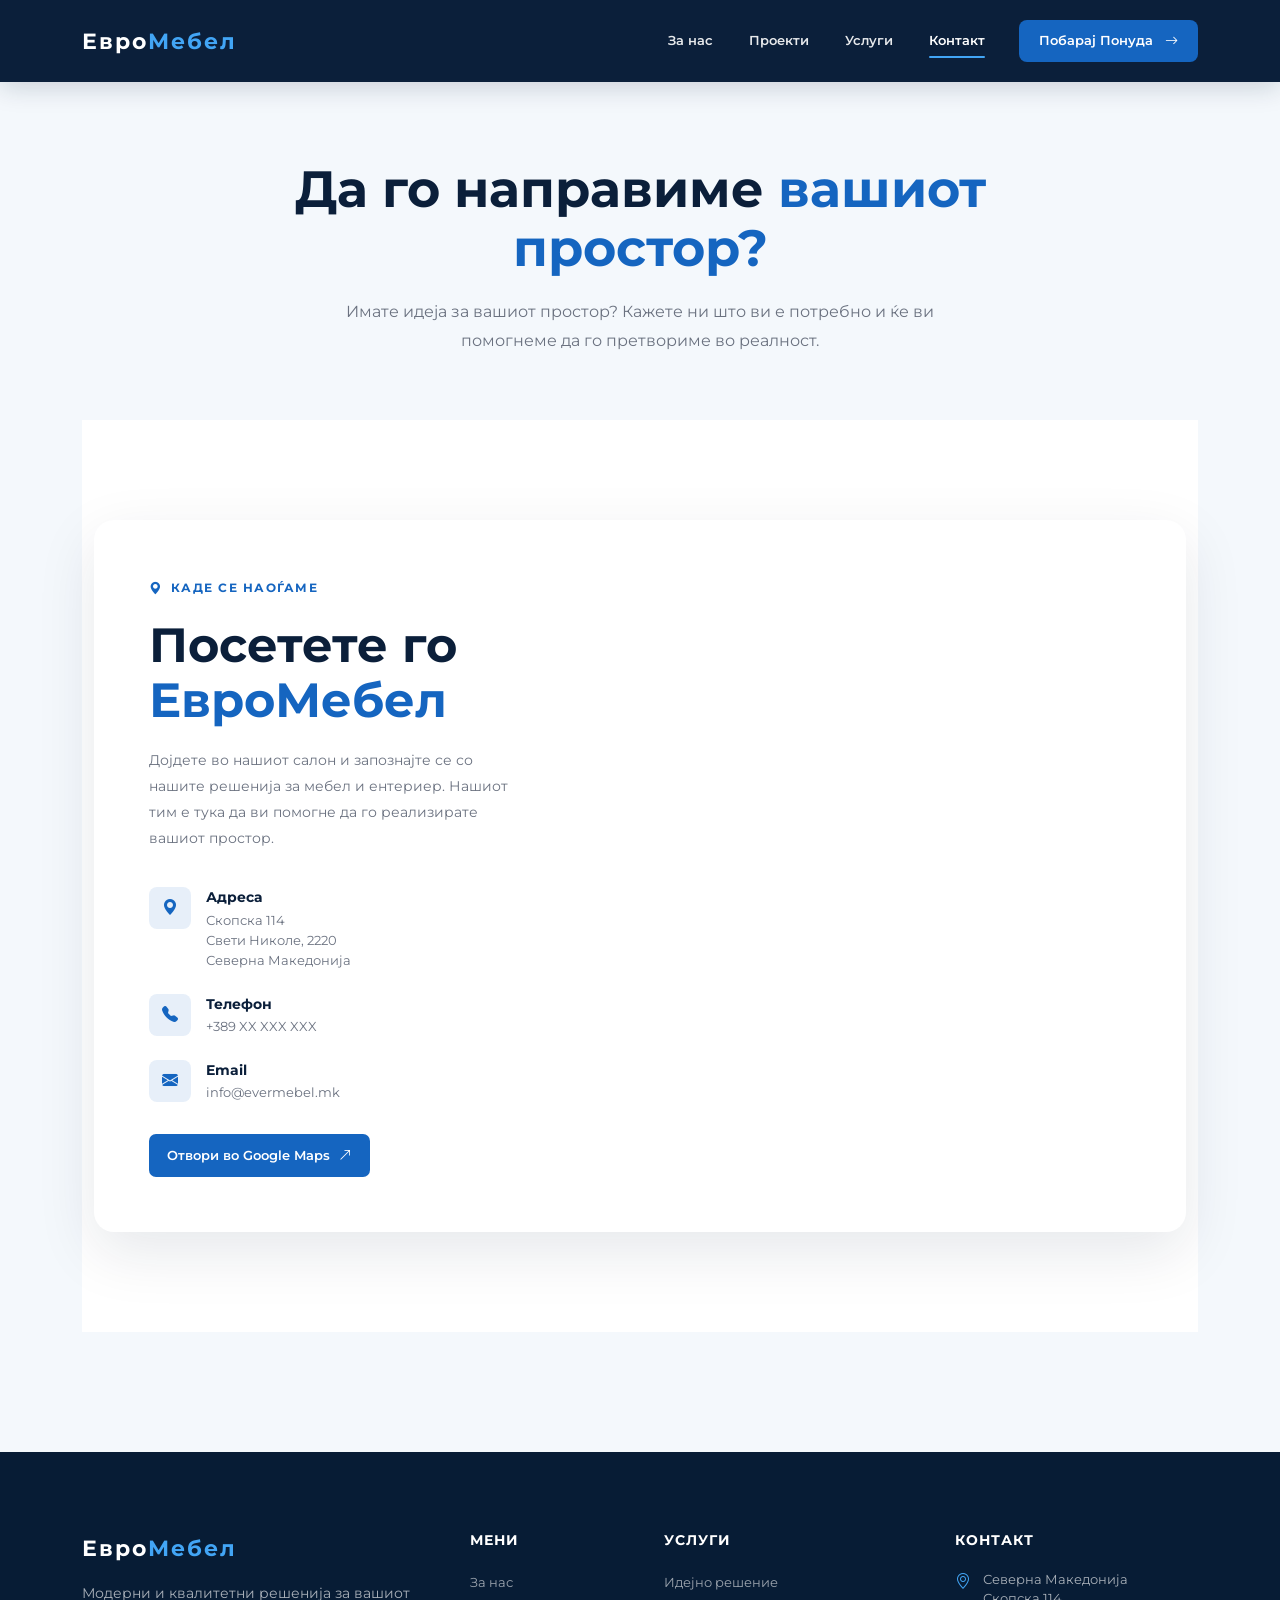
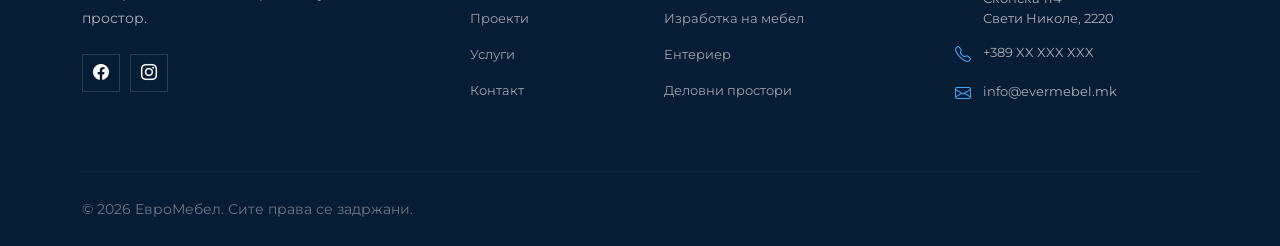
<file: contact.html>
<!doctype html>
<html lang="mk">
  <head>
    <meta charset="UTF-8" />
    <meta name="viewport" content="width=device-width, initial-scale=1.0" />

    <meta
      name="description"
      content="ЕвроМебел - Квалитетни и модерни решенија за ентериер и мебел."
    />

    <title>ЕВРОМЕБЕЛ | Контакт</title>

    <!-- Bootstrap CSS -->
    <link
      href="https://cdn.jsdelivr.net/npm/bootstrap@5.3.3/dist/css/bootstrap.min.css"
      rel="stylesheet"
    />

    <!-- Bootstrap Icons -->
    <link
      rel="stylesheet"
      href="https://cdn.jsdelivr.net/npm/bootstrap-icons@1.11.3/font/bootstrap-icons.min.css"
    />

    <!-- Google Font -->
    <link
      href="https://fonts.googleapis.com/css2?family=Montserrat:wght@400;500;600;700;800&display=swap"
      rel="stylesheet"
    />

    <!-- Custom CSS -->
    <link rel="stylesheet" href="styles/contact.css" />
  </head>

  <body>
    <!-- =========================================================
         NAVBAR
    ========================================================== -->

    <nav id="mainNavbar" class="navbar navbar-expand-lg fixed-top">
      <div class="container">
        <!-- Logo -->
        <a class="navbar-brand fw-bold" href="index.html">
          Евро<span>Мебел</span>
        </a>

        <!-- Mobile Toggle -->
        <button
          class="navbar-toggler custom-toggler"
          type="button"
          data-bs-toggle="collapse"
          data-bs-target="#mainNav"
          aria-controls="mainNav"
          aria-expanded="false"
          aria-label="Отвори мени"
        >
          <span></span>
          <span></span>
          <span></span>
        </button>

        <!-- Navigation -->
        <div class="collapse navbar-collapse" id="mainNav">
          <ul class="navbar-nav ms-auto align-items-lg-center">
            <li class="nav-item">
              <a class="nav-link" href="about.html"> За нас </a>
            </li>

            <li class="nav-item">
              <a class="nav-link" href="projects.html"> Проекти </a>
            </li>

            <li class="nav-item">
              <a class="nav-link" href="services.html"> Услуги </a>
            </li>

            <li class="nav-item">
              <a class="nav-link active" href="contact.html"> Контакт </a>
            </li>

            <li class="nav-item nav-cta">
              <a class="btn btn-primary" href="contact.html">
                Побарај Понуда
                <i class="bi bi-arrow-right ms-2"></i>
              </a>
            </li>
          </ul>
        </div>
      </div>
    </nav>

    <!-- =========================================================
         CONTACT SECTION
    ========================================================== -->

    <section class="contact-section" id="kontakt">
      <div class="container">
        <!-- Section Header -->
        <div class="contact-header text-center reveal">
          <h2>
            Да го направиме
            <span>вашиот простор?</span>
          </h2>

          <p>
            Имате идеја за вашиот простор? Кажете ни што ви е потребно и ќе ви
            помогнеме да го претвориме во реалност.
          </p>
        </div>

        <!-- =========================================================
     LOCATION SECTION
========================================================= -->

        <section class="location-section">
          <div class="container">
            <div class="location-card">
              <!-- LEFT SIDE -->
              <div class="location-info">
                <span class="section-label">
                  <i class="bi bi-geo-alt-fill"></i>
                  Каде се наоѓаме
                </span>

                <h2>
                  Посетете го<br />
                  <span>ЕвроМебел</span>
                </h2>

                <p class="location-description">
                  Дојдете во нашиот салон и запознајте се со нашите решенија за
                  мебел и ентериер. Нашиот тим е тука да ви помогне да го
                  реализирате вашиот простор.
                </p>

                <!-- Address -->
                <div class="location-detail">
                  <div class="location-icon">
                    <i class="bi bi-geo-alt-fill"></i>
                  </div>

                  <div>
                    <strong>Адреса</strong>

                    <p>
                      Скопска 114<br />
                      Свети Николе, 2220<br />
                      Северна Македонија
                    </p>
                  </div>
                </div>

                <!-- Phone -->
                <div class="location-detail">
                  <div class="location-icon">
                    <i class="bi bi-telephone-fill"></i>
                  </div>

                  <div>
                    <strong>Телефон</strong>

                    <p>
                      <a href="tel:+38900000000"> +389 XX XXX XXX </a>
                    </p>
                  </div>
                </div>

                <!-- Email -->
                <div class="location-detail">
                  <div class="location-icon">
                    <i class="bi bi-envelope-fill"></i>
                  </div>

                  <div>
                    <strong>Email</strong>

                    <p>
                      <a href="mailto:info@evermebel.mk"> info@evermebel.mk </a>
                    </p>
                  </div>
                </div>

                <!-- Google Maps Button -->
                <a
                  href="https://www.google.com/maps/search/?api=1&query=41.8701731783285,21.935207974282754"
                  target="_blank"
                  rel="noopener noreferrer"
                  class="location-button"
                >
                  Отвори во Google Maps
                  <i class="bi bi-arrow-up-right"></i>
                </a>
              </div>

              <!-- RIGHT SIDE - MAP -->
              <div class="location-map">
                <iframe
                  src="https://www.google.com/maps/embed?pb=!1m18!1m12!1m3!1d1047.7683791661723!2d21.935207974282754!3d41.8701731783285!2m3!1f0!2f0!3f0!3m2!1i1024!2i768!4f13.1!3m3!1m2!1s0x1355cc0bd7f00365%3A0xfbb1abb350751117!2zVldDTSs0UE0sINCh0LrQvtC_0YHQutCw!5e1!3m2!1sen!2smk!4v1791336583932!5m2!1sen!2smk"
                  loading="lazy"
                  allowfullscreen
                  referrerpolicy="strict-origin-when-cross-origin"
                  title="Локација на ЕвроМебел"
                ></iframe>
              </div>
            </div>
          </div>
        </section>
      </div>
    </section>

    <!-- =========================================================
         FOOTER
    ========================================================== -->

    <footer class="footer">
      <div class="container">
        <div class="row g-5">
          <!-- Brand -->
          <div class="col-lg-4">
            <a href="home.html" class="footer-logo"> Евро<span>Мебел</span> </a>

            <p class="mt-3">Модерни и квалитетни решенија за вашиот простор.</p>

            <div class="social-links mt-4">
              <a href="#" aria-label="Facebook">
                <i class="bi bi-facebook"></i>
              </a>

              <a href="#" aria-label="Instagram">
                <i class="bi bi-instagram"></i>
              </a>
            </div>
          </div>

          <!-- Navigation -->
          <div class="col-6 col-lg-2">
            <h5>Мени</h5>

            <ul class="footer-links">
              <li>
                <a href="about.html"> За нас </a>
              </li>

              <li>
                <a href="projects.html"> Проекти </a>
              </li>

              <li>
                <a href="services.html"> Услуги </a>
              </li>

              <li>
                <a href="contact.html"> Контакт </a>
              </li>
            </ul>
          </div>

          <!-- Services -->
          <div class="col-6 col-lg-3">
            <h5>Услуги</h5>

            <ul class="footer-links">
              <li>
                <a href="services.html"> Идејно решение </a>
              </li>

              <li>
                <a href="services.html"> Изработка на мебел </a>
              </li>

              <li>
                <a href="services.html"> Ентериер </a>
              </li>

              <li>
                <a href="services.html"> Деловни простори </a>
              </li>
            </ul>
          </div>

          <!-- Contact -->
          <div class="col-lg-3">
            <h5>Контакт</h5>

            <ul class="footer-contact">
              <li>
                <i class="bi bi-geo-alt"></i>

                <span>
                  Северна Македонија<br />
                  Скопска 114<br />
                  Свети Николе, 2220
                </span>
              </li>

              <li>
                <i class="bi bi-telephone"></i>

                <a href="tel:+38900000000"> +389 XX XXX XXX </a>
              </li>

              <li>
                <i class="bi bi-envelope"></i>

                <a href="mailto:info@evermebel.mk"> info@evermebel.mk </a>
              </li>
            </ul>
          </div>
        </div>

        <hr />

        <div class="footer-bottom">
          <p class="mb-0">© 2026 ЕвроМебел. Сите права се задржани.</p>
        </div>
      </div>
    </footer>

    <!-- =========================================================
         BACK TO TOP
    ========================================================== -->

    <button id="backToTop" class="back-to-top" aria-label="Назад на врв">
      <i class="bi bi-arrow-up"></i>
    </button>

    <!-- Bootstrap JS -->
    <script src="https://cdn.jsdelivr.net/npm/bootstrap@5.3.3/dist/js/bootstrap.bundle.min.js"></script>

    <!-- Custom JavaScript -->
    <script>
      document.addEventListener("DOMContentLoaded", () => {
        /* =========================================
               NAVBAR SCROLL
            ========================================= */

        const navbar = document.getElementById("mainNavbar");

        function handleNavbar() {
          if (window.scrollY > 50) {
            navbar.classList.add("navbar-scrolled");
          } else {
            navbar.classList.remove("navbar-scrolled");
          }
        }

        window.addEventListener("scroll", handleNavbar);
        handleNavbar();

        /* =========================================
               SCROLL REVEAL
            ========================================= */

        const revealElements = document.querySelectorAll(".reveal");

        if (revealElements.length > 0) {
          const revealObserver = new IntersectionObserver(
            (entries, observer) => {
              entries.forEach((entry) => {
                if (entry.isIntersecting) {
                  entry.target.classList.add("reveal-visible");

                  observer.unobserve(entry.target);
                }
              });
            },
            {
              threshold: 0.15,
            },
          );

          revealElements.forEach((element) => {
            revealObserver.observe(element);
          });
        }

        /* =========================================
               BACK TO TOP
            ========================================= */

        const backToTop = document.getElementById("backToTop");

        window.addEventListener("scroll", () => {
          if (window.scrollY > 500) {
            backToTop.classList.add("show");
          } else {
            backToTop.classList.remove("show");
          }
        });

        backToTop.addEventListener("click", () => {
          window.scrollTo({
            top: 0,
            behavior: "smooth",
          });
        });

        /* =========================================
               CLOSE MOBILE NAVBAR
            ========================================= */

        const navLinks = document.querySelectorAll("#mainNav .nav-link");

        const navCollapse = document.getElementById("mainNav");

        navLinks.forEach((link) => {
          link.addEventListener("click", () => {
            if (
              window.innerWidth < 992 &&
              navCollapse.classList.contains("show")
            ) {
              const bsCollapse = bootstrap.Collapse.getInstance(navCollapse);

              if (bsCollapse) {
                bsCollapse.hide();
              }
            }
          });
        });
      });
    </script>
  </body>
</html>
</file>
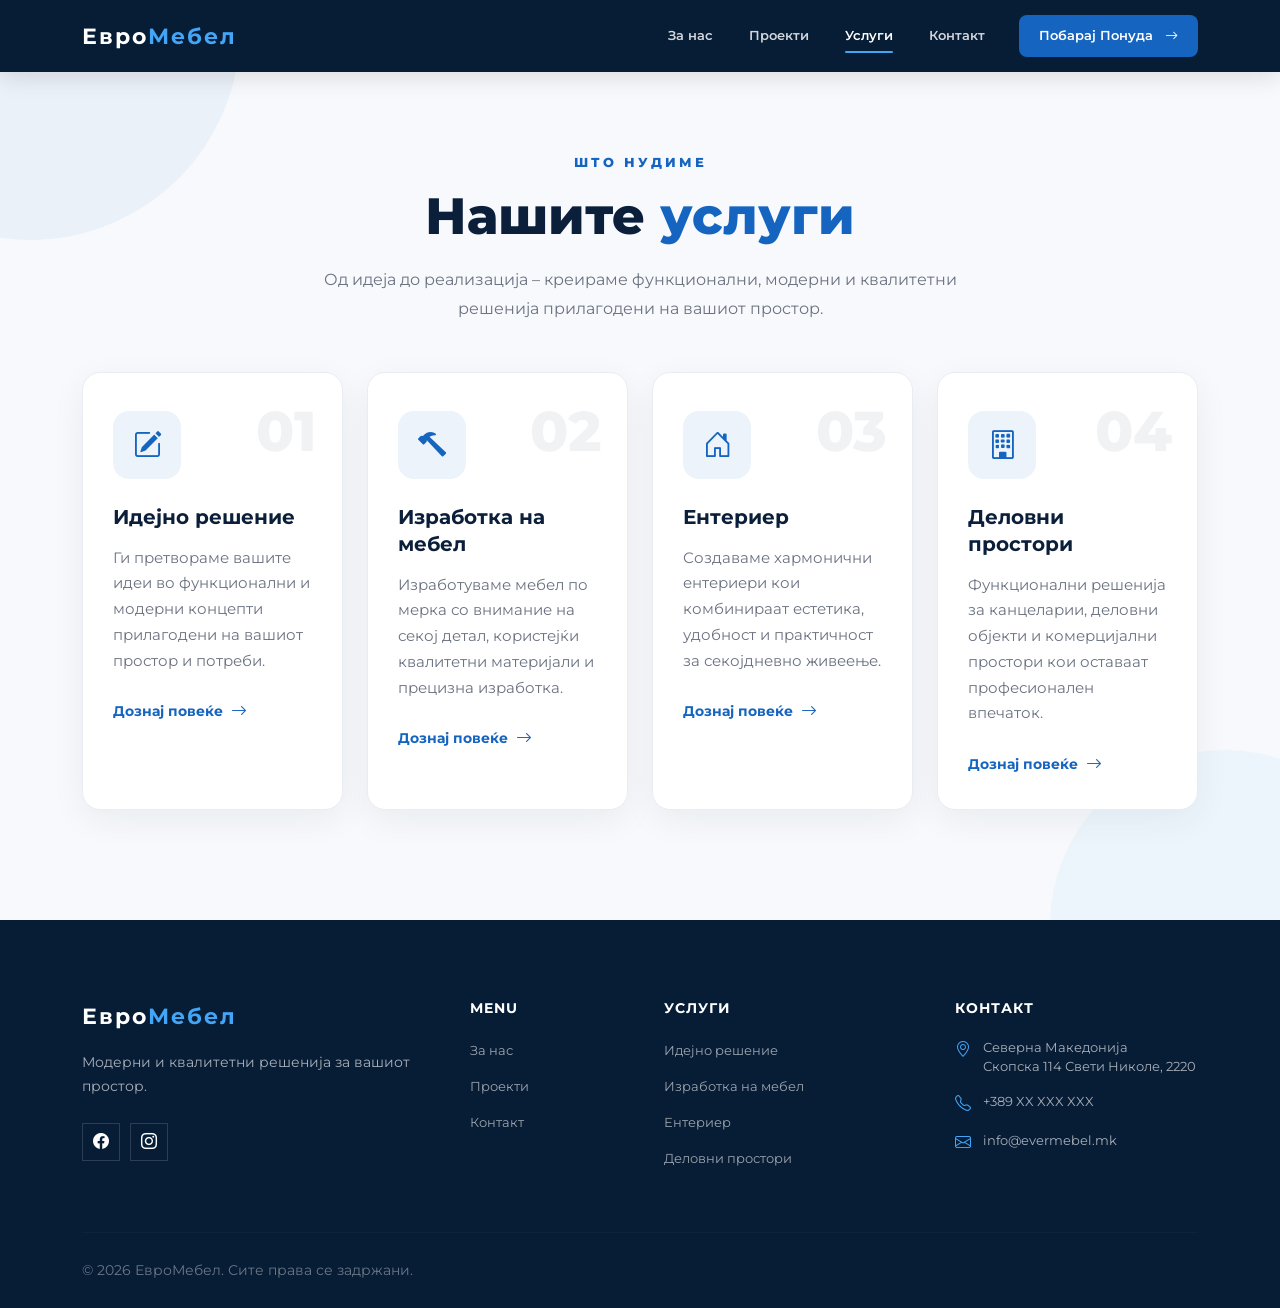
<file: services.html>
<!doctype html>
<html lang="mk">
  <head>
    <meta charset="UTF-8" />

    <meta name="viewport" content="width=device-width, initial-scale=1.0" />

    <meta
      name="description"
      content="EverMebel - Kvalitetni i moderni rešenija za enterier i mebel."
    />

    <title>ЕВРОМЕБЕЛ</title>

    <!-- Bootstrap CSS -->
    <link
      href="https://cdn.jsdelivr.net/npm/bootstrap@5.3.3/dist/css/bootstrap.min.css"
      rel="stylesheet"
    />

    <!-- Bootstrap Icons -->
    <link
      rel="stylesheet"
      href="https://cdn.jsdelivr.net/npm/bootstrap-icons@1.11.3/font/bootstrap-icons.min.css"
    />

    <!-- Google Font -->
    <link
      href="https://fonts.googleapis.com/css2?family=Montserrat:wght@400;500;600;700;800&display=swap"
      rel="stylesheet"
    />

    <!-- Custom CSS -->
    <link rel="stylesheet" href="styles/services.css" />
  </head>

  <body>
    <!-- =========================================================
     NAVBAR
========================================================= -->

    <nav id="mainNavbar" class="navbar navbar-expand-lg fixed-top">
      <div class="container">
        <!-- Logo -->
        <a class="navbar-brand fw-bold" href="index.html">
          Евро<span>Мебел</span>
        </a>

        <!-- Mobile Toggle -->
        <button
          class="navbar-toggler custom-toggler"
          type="button"
          data-bs-toggle="collapse"
          data-bs-target="#mainNav"
          aria-controls="mainNav"
          aria-expanded="false"
          aria-label="Toggle navigation"
        >
          <span></span>
          <span></span>
          <span></span>
        </button>

        <!-- Navigation -->
        <div class="collapse navbar-collapse" id="mainNav">
          <ul class="navbar-nav ms-auto align-items-lg-center">
            <li class="nav-item">
              <a class="nav-link" href="about.html"> За нас </a>
            </li>

            <li class="nav-item">
              <a class="nav-link" href="projects.html"> Проекти </a>
            </li>
            <li class="nav-item">
              <a class="nav-link active" href="services.html"> Услуги </a>
            </li>

            <li class="nav-item">
              <a class="nav-link" href="contact.html"> Контакт </a>
            </li>

            <li class="nav-item nav-cta">
              <a class="btn btn-primary" href="contact.html">
                Побарај Понуда
                <i class="bi bi-arrow-right ms-2"></i>
              </a>
            </li>
          </ul>
        </div>
      </div>
    </nav>

<!-- =========================================================
     SERVICES SECTION
========================================================= -->

<section class="services-section" id="services">
  <div class="container">

    <!-- Section Header -->
    <div class="section-heading text-center reveal">
      <span class="section-label">ШТО НУДИМЕ</span>

      <h2>
        Нашите <span>услуги</span>
      </h2>

      <p>
        Од идеја до реализација – креираме функционални, модерни и
        квалитетни решенија прилагодени на вашиот простор.
      </p>
    </div>

    <!-- Services Grid -->
    <div class="row g-4 mt-4">

      <!-- Service 1 -->
      <div class="col-md-6 col-lg-3">
        <div class="service-card reveal" data-delay="0">

          <div class="service-icon">
            <i class="bi bi-pencil-square"></i>
          </div>

          <div class="service-number">01</div>

          <h3>Идејно решение</h3>

          <p>
            Ги претвораме вашите идеи во функционални и модерни
            концепти прилагодени на вашиот простор и потреби.
          </p>

          <a href="contact.html" class="service-link">
            Дознај повеќе
            <i class="bi bi-arrow-right"></i>
          </a>

        </div>
      </div>

      <!-- Service 2 -->
      <div class="col-md-6 col-lg-3">
        <div class="service-card reveal" data-delay="100">

          <div class="service-icon">
            <i class="bi bi-hammer"></i>
          </div>

          <div class="service-number">02</div>

          <h3>Изработка на мебел</h3>

          <p>
            Изработуваме мебел по мерка со внимание на секој детал,
            користејќи квалитетни материјали и прецизна изработка.
          </p>

          <a href="contact.html" class="service-link">
            Дознај повеќе
            <i class="bi bi-arrow-right"></i>
          </a>

        </div>
      </div>

      <!-- Service 3 -->
      <div class="col-md-6 col-lg-3">
        <div class="service-card reveal" data-delay="200">

          <div class="service-icon">
            <i class="bi bi-house-door"></i>
          </div>

          <div class="service-number">03</div>

          <h3>Ентериер</h3>

          <p>
            Создаваме хармонични ентериери кои комбинираат естетика,
            удобност и практичност за секојдневно живеење.
          </p>

          <a href="contact.html" class="service-link">
            Дознај повеќе
            <i class="bi bi-arrow-right"></i>
          </a>

        </div>
      </div>

      <!-- Service 4 -->
      <div class="col-md-6 col-lg-3">
        <div class="service-card reveal" data-delay="300">

          <div class="service-icon">
            <i class="bi bi-building"></i>
          </div>

          <div class="service-number">04</div>

          <h3>Деловни простори</h3>

          <p>
            Функционални решенија за канцеларии, деловни објекти и
            комерцијални простори кои оставаат професионален впечаток.
          </p>

          <a href="contact.html" class="service-link">
            Дознај повеќе
            <i class="bi bi-arrow-right"></i>
          </a>

        </div>
      </div>

    </div>

  </div>
</section>

    <!-- =========================================================
     FOOTER
========================================================= -->

    <footer class="footer">
      <div class="container">
        <div class="row g-5">
          <!-- Brand -->
          <div class="col-lg-4">
            <a href="home.html" class="footer-logo"> Евро<span>Мебел</span> </a>

            <p class="mt-3">Модерни и квалитетни решенија за вашиот простор.</p>

            <div class="social-links mt-4">
              <a href="#" aria-label="Facebook">
                <i class="bi bi-facebook"></i>
              </a>

              <a href="#" aria-label="Instagram">
                <i class="bi bi-instagram"></i>
              </a>
            </div>
          </div>

          <!-- Navigation -->
          <div class="col-6 col-lg-2">
            <h5>Menu</h5>

            <ul class="footer-links">
              <li>
                <a href="about.html">За нас</a>
              </li>

              <li>
                <a href="projects.html">Проекти</a>
              </li>

              <li>
                <a href="contact.html">Контакт</a>
              </li>
            </ul>
          </div>

          <!-- Services -->
          <div class="col-6 col-lg-3">
            <h5>Услуги</h5>

            <ul class="footer-links">
              <li>
                <a href="#">Идејно решение</a>
              </li>

              <li>
                <a href="#">Изработка на мебел</a>
              </li>

              <li>
                <a href="#">Ентериер</a>
              </li>

              <li>
                <a href="#">Деловни простори</a>
              </li>
            </ul>
          </div>

          <!-- Contact -->
          <div class="col-lg-3">
            <h5>Контакт</h5>

            <ul class="footer-contact">
              <li>
                <i class="bi bi-geo-alt"></i>

                <span>
                  Северна Македонија <br />
                  Скопска 114 Свети Николе, 2220</span
                >
              </li>

              <li>
                <i class="bi bi-telephone"></i>

                <a href="tel:+38900000000"> +389 XX XXX XXX </a>
              </li>

              <li>
                <i class="bi bi-envelope"></i>

                <a href="mailto:info@evermebel.mk"> info@evermebel.mk </a>
              </li>
            </ul>
          </div>
        </div>

        <hr />

        <div
          class="footer-bottom d-flex flex-column flex-md-row justify-content-between gap-2"
        >
          <p class="mb-0">© 2026 ЕвроМебел. Сите права се задржани.</p>
        </div>
      </div>
    </footer>

    <!-- =========================================================
     BACK TO TOP
========================================================= -->

    <button id="backToTop" class="back-to-top" aria-label="Back to top">
      <i class="bi bi-arrow-up"></i>
    </button>

    <!-- Bootstrap JS -->
    <script src="https://cdn.jsdelivr.net/npm/bootstrap@5.3.3/dist/js/bootstrap.bundle.min.js"></script>

    <!-- =========================================================
     CUSTOM JAVASCRIPT
========================================================= -->

    <script>
      document.addEventListener("DOMContentLoaded", () => {
        /* =====================================================
       NAVBAR SCROLL EFFECT
    ===================================================== */

        const navbar = document.getElementById("mainNavbar");

        function handleNavbar() {
          if (window.scrollY > 50) {
            navbar.classList.add("navbar-scrolled");
          } else {
            navbar.classList.remove("navbar-scrolled");
          }
        }

        window.addEventListener("scroll", handleNavbar);

        handleNavbar();

        /* =====================================================
       SCROLL REVEAL ANIMATION
    ===================================================== */

        const revealElements = document.querySelectorAll(".reveal");

        const revealObserver = new IntersectionObserver(
          (entries, observer) => {
            entries.forEach((entry) => {
              if (entry.isIntersecting) {
                const delay = entry.target.dataset.delay || 0;

                setTimeout(() => {
                  entry.target.classList.add("reveal-visible");
                }, delay);

                observer.unobserve(entry.target);
              }
            });
          },
          {
            threshold: 0.15,
          },
        );

        revealElements.forEach((element) => {
          revealObserver.observe(element);
        });

        /* =====================================================
       ANIMATED COUNTERS
    ===================================================== */

        const counters = document.querySelectorAll(".stat-number");

        let countersStarted = false;

        const counterSection = document.querySelector(".stats-section");

        function animateCounters() {
          if (countersStarted) return;

          countersStarted = true;

          counters.forEach((counter) => {
            const target = Number(counter.dataset.target);

            let current = 0;

            const increment = Math.max(1, Math.ceil(target / 80));

            const updateCounter = () => {
              current += increment;

              if (current >= target) {
                counter.textContent = target + "+";

                return;
              }

              counter.textContent = current;

              requestAnimationFrame(updateCounter);
            };

            updateCounter();
          });
        }

        const counterObserver = new IntersectionObserver(
          (entries) => {
            entries.forEach((entry) => {
              if (entry.isIntersecting) {
                animateCounters();

                counterObserver.unobserve(entry.target);
              }
            });
          },
          {
            threshold: 0.4,
          },
        );

        if (counterSection) {
          counterObserver.observe(counterSection);
        }

        /* =====================================================
       BACK TO TOP
    ===================================================== */

        const backToTop = document.getElementById("backToTop");

        window.addEventListener("scroll", () => {
          if (window.scrollY > 500) {
            backToTop.classList.add("show");
          } else {
            backToTop.classList.remove("show");
          }
        });

        backToTop.addEventListener("click", () => {
          window.scrollTo({
            top: 0,
            behavior: "smooth",
          });
        });

        /* =====================================================
       CLOSE MOBILE NAVBAR AFTER CLICK
    ===================================================== */

        const navLinks = document.querySelectorAll("#mainNav .nav-link");

        const navCollapse = document.getElementById("mainNav");

        navLinks.forEach((link) => {
          link.addEventListener("click", () => {
            if (
              window.innerWidth < 992 &&
              navCollapse.classList.contains("show")
            ) {
              const bsCollapse = bootstrap.Collapse.getInstance(navCollapse);

              if (bsCollapse) {
                bsCollapse.hide();
              }
            }
          });
        });
      });
    </script>
  </body>
</html>
</file>
<file: styles/contact.css>
/* =========================================================
   CONTACT PAGE
   ========================================================= */


/* =========================================================
   VARIABLES
   ========================================================= */

:root {
    --primary: #1565c0;
    --primary-dark: #0d47a1;
    --primary-light: #42a5f5;

    --dark: #0b1f3a;

    --light: #f4f8fc;
    --white: #ffffff;

    --text: #172033;
    --text-muted: #6b7280;

    --transition: all 0.35s ease;
}


/* =========================================================
   GLOBAL
   ========================================================= */

* {
    margin: 0;
    padding: 0;
    box-sizing: border-box;
}

html {
    scroll-behavior: smooth;
}

body {
    font-family: "Montserrat", sans-serif;
    color: var(--text);
    background: var(--white);
    overflow-x: hidden;
}

a {
    text-decoration: none;
}

img {
    max-width: 100%;
    display: block;
}

button,
a {
    -webkit-tap-highlight-color: transparent;
}


/* =========================================================
   BUTTONS
   ========================================================= */

.btn {
    border-radius: 4px;
    font-weight: 600;
    transition: var(--transition);
}

.btn-primary {
    background-color: var(--primary);
    border-color: var(--primary);
    color: var(--white);
}

.btn-primary:hover {
    background-color: var(--primary-dark);
    border-color: var(--primary-dark);
    color: var(--white);
    transform: translateY(-2px);
}


/* =========================================================
   NAVBAR
   ========================================================= */

#mainNavbar {
    padding: 20px 0;
    background: var(--dark);

    box-shadow: 0 5px 25px rgba(11, 31, 58, 0.18);

    transition:
        padding 0.35s ease,
        background 0.35s ease,
        box-shadow 0.35s ease;

    z-index: 1000;
}


/* ---------- BRAND ---------- */

#mainNavbar .navbar-brand {
    position: relative;
    z-index: 1050;

    color: var(--white);

    font-size: 1.35rem;
    font-weight: 700;
    letter-spacing: 2px;

    transition: var(--transition);
}

#mainNavbar .navbar-brand span {
    color: var(--primary-light);
}

#mainNavbar .navbar-brand:hover {
    color: var(--white);
}


/* ---------- NAV LINKS ---------- */

#mainNavbar .navbar-nav {
    gap: 8px;
}

#mainNavbar .nav-link {
    position: relative;

    display: inline-flex;
    align-items: center;

    padding: 10px 14px !important;

    color: rgba(255, 255, 255, 0.9) !important;

    font-size: 0.82rem;
    font-weight: 600;

    transition: var(--transition);
}

#mainNavbar .nav-link:hover,
#mainNavbar .nav-link.active {
    color: var(--white) !important;
}


/* ---------- NAV LINK UNDERLINE ---------- */

#mainNavbar .nav-link::after {
    content: "";

    position: absolute;

    left: 14px;
    right: 14px;
    bottom: 3px;

    height: 2px;

    background: var(--primary-light);

    border-radius: 10px;

    transform: scaleX(0);
    transform-origin: center;

    transition: transform 0.3s ease;
}

#mainNavbar .nav-link:hover::after,
#mainNavbar .nav-link.active::after {
    transform: scaleX(1);
}


/* ---------- CTA ---------- */

#mainNavbar .nav-cta {
    margin-left: 12px;
}

#mainNavbar .nav-cta .btn {
    padding: 11px 20px;

    border: none;
    border-radius: 8px;

    background: var(--primary);
    color: var(--white);

    font-size: 0.82rem;
    font-weight: 600;

    transition:
        background 0.3s ease,
        transform 0.3s ease,
        box-shadow 0.3s ease;
}

#mainNavbar .nav-cta .btn:hover {
    background: var(--primary-dark);
    color: var(--white);

    transform: translateY(-2px);

    box-shadow: 0 8px 25px rgba(21, 101, 192, 0.25);
}


/* ---------- SCROLLED ---------- */

#mainNavbar.navbar-scrolled {
    padding: 13px 0;

    background: var(--dark);

    box-shadow: 0 8px 30px rgba(0, 0, 0, 0.18);
}


/* =========================================================
   HAMBURGER
   ========================================================= */

.custom-toggler {
    position: relative;
    z-index: 1050;

    width: 46px;
    height: 46px;

    padding: 0;

    display: flex;
    flex-direction: column;
    align-items: center;
    justify-content: center;

    gap: 5px;

    border: 1px solid rgba(255, 255, 255, 0.25) !important;
    border-radius: 6px;

    background: rgba(255, 255, 255, 0.06) !important;

    transition: var(--transition);
}

.custom-toggler:hover {
    border-color: rgba(255, 255, 255, 0.6) !important;
    background: rgba(255, 255, 255, 0.12) !important;
}

.custom-toggler:focus {
    box-shadow: none !important;
    outline: none;
}

.custom-toggler span {
    display: block;

    width: 21px;
    height: 2px;

    background: var(--white);

    border-radius: 2px;

    transition:
        transform 0.3s ease,
        opacity 0.3s ease;
}

.custom-toggler[aria-expanded="true"] span:nth-child(1) {
    transform: translateY(7px) rotate(45deg);
}

.custom-toggler[aria-expanded="true"] span:nth-child(2) {
    opacity: 0;
}

.custom-toggler[aria-expanded="true"] span:nth-child(3) {
    transform: translateY(-7px) rotate(-45deg);
}


/* =========================================================
   CONTACT SECTION
   ========================================================= */

.contact-section {
    padding: 160px 0 120px;
    background: var(--light);
}


/* =========================================================
   CONTACT HEADER
   ========================================================= */

.contact-header {
    max-width: 700px;

    margin: 0 auto 65px;

    text-align: center;
}

.contact-header h2 {
    margin-bottom: 20px;

    color: var(--dark);

    font-size: clamp(2.2rem, 4vw, 3.5rem);
    font-weight: 700;

    line-height: 1.15;
}

.contact-header h2 span {
    color: var(--primary);
}

.contact-header p {
    max-width: 620px;

    margin: 0 auto;

    color: var(--text-muted);

    font-size: 1rem;
    line-height: 1.8;
}


/* =========================================================
   CONTACT INFO
   ========================================================= */

.contact-info {
    width: 100%;

    padding: 50px;

    background: var(--dark);

    border-radius: 12px;

    color: var(--white);

    box-shadow: 0 20px 50px rgba(11, 31, 58, 0.12);
}


/* =========================================================
   CONTACT ITEMS
   ========================================================= */

.contact-item {
    display: flex;
    align-items: flex-start;

    gap: 18px;

    padding: 22px 0;

    border-bottom: 1px solid rgba(255, 255, 255, 0.1);
}

.contact-item:first-child {
    padding-top: 0;
}

.contact-item:last-child {
    padding-bottom: 0;
    border-bottom: none;
}


/* ---------- CONTACT ICON ---------- */

.contact-item-icon {
    width: 48px;
    height: 48px;

    flex-shrink: 0;

    display: flex;
    align-items: center;
    justify-content: center;

    background: rgba(66, 165, 245, 0.12);

    border-radius: 8px;

    color: var(--primary-light);

    font-size: 1.15rem;
}


/* ---------- CONTACT TEXT ---------- */

.contact-item-content h5 {
    margin-bottom: 6px;

    color: var(--white);

    font-size: 0.85rem;
    font-weight: 600;
}

.contact-item-content p {
    margin: 0;

    color: rgba(255, 255, 255, 0.65);

    font-size: 0.82rem;
    line-height: 1.6;
}

.contact-item-content a {
    color: rgba(255, 255, 255, 0.65);

    transition: var(--transition);
}

.contact-item-content a:hover {
    color: var(--primary-light);
}


/* =========================================================
   LOCATION SECTION
   ========================================================= */

.location-section {
    padding: 100px 0;

    background: var(--white);
}


/* =========================================================
   LOCATION CARD
   ========================================================= */

.location-card {
    display: grid;

    grid-template-columns: 0.9fr 1.1fr;

    overflow: hidden;

    background: var(--white);

    border-radius: 20px;

    box-shadow: 0 20px 60px rgba(11, 31, 58, 0.1);
}


/* =========================================================
   LOCATION INFO
   ========================================================= */

.location-info {
    padding: 55px;
}

.location-info .section-label {
    display: inline-flex;
    align-items: center;

    gap: 8px;

    margin-bottom: 20px;

    color: var(--primary);

    font-size: 0.78rem;
    font-weight: 700;

    text-transform: uppercase;
    letter-spacing: 1.5px;
}

.location-info h2 {
    margin-bottom: 20px;

    color: var(--dark);

    font-size: clamp(2rem, 4vw, 3rem);
    font-weight: 700;

    line-height: 1.15;
}

.location-info h2 span {
    color: var(--primary);
}

.location-description {
    margin-bottom: 35px;

    color: var(--text-muted);

    font-size: 0.9rem;
    line-height: 1.8;
}


/* =========================================================
   LOCATION DETAILS
   ========================================================= */

.location-detail {
    display: flex;
    align-items: flex-start;

    gap: 15px;

    margin-bottom: 22px;
}

.location-icon {
    width: 42px;
    height: 42px;

    flex-shrink: 0;

    display: flex;
    align-items: center;
    justify-content: center;

    background: rgba(21, 101, 192, 0.1);

    border-radius: 8px;

    color: var(--primary);
}

.location-detail strong {
    display: block;

    margin-bottom: 3px;

    color: var(--dark);

    font-size: 0.85rem;
    font-weight: 700;
}

.location-detail p {
    margin: 0;

    color: var(--text-muted);

    font-size: 0.8rem;
    line-height: 1.6;
}

.location-detail a {
    color: var(--text-muted);

    transition: var(--transition);
}

.location-detail a:hover {
    color: var(--primary);
}


/* =========================================================
   GOOGLE MAPS BUTTON
   ========================================================= */

.location-button {
    display: inline-flex;
    align-items: center;
    justify-content: center;

    gap: 9px;

    margin-top: 8px;

    padding: 12px 18px;

    background: var(--primary);
    color: var(--white);

    border-radius: 7px;

    font-size: 0.8rem;
    font-weight: 600;

    transition: var(--transition);
}

.location-button:hover {
    background: var(--primary-dark);

    color: var(--white);

    transform: translateY(-2px);

    box-shadow: 0 8px 20px rgba(21, 101, 192, 0.2);
}


/* =========================================================
   GOOGLE MAP
   ========================================================= */

.location-map {
    min-height: 520px;
}

.location-map iframe {
    display: block;

    width: 100%;
    height: 100%;
    min-height: 520px;

    border: 0;
}


/* =========================================================
   SCROLL REVEAL
   ========================================================= */

.reveal {
    opacity: 0;

    transform: translateY(30px);

    transition:
        opacity 0.7s ease,
        transform 0.7s ease;
}

.reveal-visible {
    opacity: 1;

    transform: translateY(0);
}


/* =========================================================
   BACK TO TOP
   ========================================================= */

.back-to-top {
    position: fixed;

    right: 25px;
    bottom: 25px;

    width: 45px;
    height: 45px;

    display: flex;
    align-items: center;
    justify-content: center;

    border: none;
    border-radius: 50%;

    background: var(--primary);
    color: var(--white);

    font-size: 1rem;

    opacity: 0;
    visibility: hidden;

    transform: translateY(15px);

    cursor: pointer;

    z-index: 999;

    transition: var(--transition);
}

.back-to-top.show {
    opacity: 1;

    visibility: visible;

    transform: translateY(0);
}

.back-to-top:hover {
    background: var(--primary-dark);

    transform: translateY(-3px);
}


/* =========================================================
   FOOTER
   ========================================================= */

.footer {
    padding: 80px 0 25px;

    background: #071c35;

    color: rgba(255, 255, 255, 0.65);
}


/* ---------- FOOTER LOGO ---------- */

.footer-logo {
    display: inline-block;

    color: var(--white);

    font-size: 1.4rem;
    font-weight: 700;

    letter-spacing: 2px;
}

.footer-logo span {
    color: var(--primary-light);
}


/* ---------- FOOTER TEXT ---------- */

.footer p {
    font-size: 0.85rem;
    line-height: 1.8;
}


/* ---------- FOOTER TITLES ---------- */

.footer h5 {
    margin-bottom: 22px;

    color: var(--white);

    font-size: 0.85rem;
    font-weight: 700;

    text-transform: uppercase;
    letter-spacing: 1px;
}


/* ---------- FOOTER LINKS ---------- */

.footer-links {
    list-style: none;

    margin: 0;
    padding: 0;
}

.footer-links li {
    margin-bottom: 12px;
}

.footer-links a {
    color: rgba(255, 255, 255, 0.6);

    font-size: 0.82rem;

    transition: var(--transition);
}

.footer-links a:hover {
    color: var(--primary-light);

    padding-left: 5px;
}


/* ---------- SOCIAL LINKS ---------- */

.social-links {
    display: flex;

    gap: 10px;
}

.social-links a {
    width: 38px;
    height: 38px;

    display: flex;
    align-items: center;
    justify-content: center;

    border: 1px solid rgba(255, 255, 255, 0.15);

    color: var(--white);

    transition: var(--transition);
}

.social-links a:hover {
    background: var(--primary);

    border-color: var(--primary);

    transform: translateY(-3px);
}


/* ---------- FOOTER CONTACT ---------- */

.footer-contact {
    list-style: none;

    margin: 0;
    padding: 0;
}

.footer-contact li {
    display: flex;
    align-items: flex-start;

    gap: 12px;

    margin-bottom: 15px;

    font-size: 0.8rem;
}

.footer-contact i {
    flex-shrink: 0;

    color: var(--primary-light);

    font-size: 1rem;
}

.footer-contact a {
    color: rgba(255, 255, 255, 0.65);

    transition: var(--transition);
}

.footer-contact a:hover {
    color: var(--primary-light);
}


/* ---------- FOOTER BOTTOM ---------- */

.footer hr {
    margin: 50px 0 25px;

    border-color: rgba(255, 255, 255, 0.1);
}

.footer-bottom {
    color: rgba(255, 255, 255, 0.4);

    font-size: 0.7rem;
}


/* =========================================================
   RESPONSIVE - TABLET
   ========================================================= */

@media (max-width: 991.98px) {

    /* ---------- NAVBAR ---------- */

    #mainNavbar {
        padding: 16px 0;
    }

    #mainNavbar .navbar-collapse {
        margin-top: 15px;

        padding: 12px;

        background: var(--dark);

        border: 1px solid rgba(255, 255, 255, 0.08);

        border-radius: 12px;

        box-shadow: 0 15px 40px rgba(0, 0, 0, 0.2);
    }

    #mainNavbar .navbar-nav {
        gap: 3px;
    }

    #mainNavbar .nav-link {
        width: 100%;
        min-height: 48px;

        padding: 12px 15px !important;

        border-radius: 7px;
    }

    #mainNavbar .nav-link:hover,
    #mainNavbar .nav-link.active {
        background: rgba(255, 255, 255, 0.06);
    }

    #mainNavbar .nav-link::after {
        display: none;
    }

    #mainNavbar .nav-cta {
        margin: 10px 0 0;
    }

    #mainNavbar .nav-cta .btn {
        width: 100%;
        min-height: 48px;
    }


    /* ---------- CONTACT ---------- */

    .contact-section {
        padding: 140px 0 90px;
    }

    .contact-info {
        padding: 40px;
    }


    /* ---------- LOCATION ---------- */

    .location-section {
        padding: 80px 0;
    }

    .location-card {
        grid-template-columns: 1fr;
    }

    .location-info {
        padding: 45px;
    }

    .location-map,
    .location-map iframe {
        min-height: 420px;
    }
}


/* =========================================================
   RESPONSIVE - MOBILE
   ========================================================= */

@media (max-width: 575.98px) {

    /* ---------- NAVBAR ---------- */

    #mainNavbar .container {
        padding-left: 18px;
        padding-right: 18px;
    }

    #mainNavbar .navbar-brand {
        font-size: 1.2rem;
        letter-spacing: 1px;
    }


    /* ---------- CONTACT ---------- */

    .contact-section {
        padding: 125px 18px 70px;
    }

    .contact-header {
        margin-bottom: 40px;
    }

    .contact-header h2 {
        font-size: 2rem;
    }

    .contact-header p {
        font-size: 0.9rem;
    }

    .contact-info {
        padding: 30px 24px;

        border-radius: 10px;
    }

    .contact-item {
        gap: 14px;
    }

    .contact-item-icon {
        width: 42px;
        height: 42px;

        font-size: 1rem;
    }

    .contact-item-content h5 {
        font-size: 0.8rem;
    }

    .contact-item-content p {
        font-size: 0.76rem;
    }


    /* ---------- LOCATION ---------- */

    .location-section {
        padding: 65px 18px;
    }

    .location-card {
        border-radius: 14px;
    }

    .location-info {
        padding: 35px 24px;
    }

    .location-info h2 {
        font-size: 2rem;
    }

    .location-description {
        margin-bottom: 28px;
    }

    .location-detail {
        gap: 12px;
    }

    .location-button {
        width: 100%;
    }

    .location-map,
    .location-map iframe {
        min-height: 350px;
    }


    /* ---------- BACK TO TOP ---------- */

    .back-to-top {
        right: 18px;
        bottom: 18px;

        width: 42px;
        height: 42px;
    }
}
</file>
<file: styles/services.css>
/* =========================================
   ROOT / GLOBAL
========================================= */

:root {
    --primary: #1565c0;
    --primary-dark: #0d47a1;
    --primary-light: #42a5f5;

    --dark: #0b1f3a;
    --dark-soft: #12345a;

    --light: #f4f8fc;
    --white: #ffffff;

    --text: #172033;
    --text-muted: #6b7280;

    --border: rgba(21, 101, 192, 0.12);

    --transition: all 0.35s ease;
}


/* =========================================
   RESET
========================================= */

* {
    margin: 0;
    padding: 0;
    box-sizing: border-box;
}

html {
    scroll-behavior: smooth;
}

body {
    font-family: "Montserrat", sans-serif;
    color: var(--text);
    background: var(--white);
    overflow-x: hidden;
}

a {
    text-decoration: none;
}

img {
    max-width: 100%;
    display: block;
}

button,
a {
    -webkit-tap-highlight-color: transparent;
}


/* =========================================
   BOOTSTRAP BUTTON OVERRIDES
========================================= */

.btn {
    border-radius: 4px;
    font-weight: 600;
    transition: var(--transition);
}

.btn-primary {
    background-color: var(--primary);
    border-color: var(--primary);
    color: var(--white);
}

.btn-primary:hover {
    background-color: var(--primary-dark);
    border-color: var(--primary-dark);
    color: var(--white);
    transform: translateY(-2px);
}

.btn-dark {
    background-color: var(--dark);
    border-color: var(--dark);
}

.btn-dark:hover {
    background-color: #061426;
    border-color: #061426;
    transform: translateY(-2px);
}

.btn-outline-light:hover {
    color: var(--dark);
}


/* =========================================
   NAVBAR
========================================= */

#mainNavbar {
    position: fixed;

    top: 0;
    left: 0;

    width: 100%;

    padding: 15px 0;

    /*
       ALWAYS DARK
       No transparent state
    */
    background: #071c35 !important;

    box-shadow: 0 5px 25px rgba(0, 0, 0, 0.12);

    z-index: 1000;

    transition:
        padding 0.35s ease,
        box-shadow 0.35s ease;
}


/* =========================================
   NAVBAR LOGO
========================================= */

#mainNavbar .navbar-brand {
    position: relative;
    z-index: 1050;

    color: var(--white);

    font-size: 1.35rem;
    font-weight: 700;

    letter-spacing: 2px;

    transition: var(--transition);
}

#mainNavbar .navbar-brand span {
    color: var(--primary-light);
}

#mainNavbar .navbar-brand:hover {
    color: var(--white);
}


/* =========================================
   DESKTOP NAVIGATION
========================================= */

#mainNavbar .navbar-nav {
    gap: 8px;
}

#mainNavbar .nav-link {
    position: relative;

    display: inline-flex;
    align-items: center;

    padding: 10px 14px !important;

    color: rgba(255, 255, 255, 0.82) !important;

    font-size: 0.82rem;
    font-weight: 600;

    transition: var(--transition);
}

#mainNavbar .nav-link:hover,
#mainNavbar .nav-link.active {
    color: var(--white) !important;
}


/* =========================================
   NAVIGATION UNDERLINE
========================================= */

#mainNavbar .nav-link::after {
    content: "";

    position: absolute;

    left: 14px;
    right: 14px;
    bottom: 3px;

    height: 2px;

    background: var(--primary-light);

    border-radius: 10px;

    transform: scaleX(0);
    transform-origin: center;

    transition: transform 0.3s ease;
}

#mainNavbar .nav-link:hover::after,
#mainNavbar .nav-link.active::after {
    transform: scaleX(1);
}


/* =========================================
   NAVBAR CTA
========================================= */

#mainNavbar .nav-cta {
    margin-left: 12px;
}

#mainNavbar .nav-cta .btn {
    padding: 11px 20px;

    border: none;
    border-radius: 8px;

    background: var(--primary);

    color: var(--white);

    font-size: 0.82rem;
    font-weight: 600;

    transition:
        background 0.3s ease,
        transform 0.3s ease,
        box-shadow 0.3s ease;
}

#mainNavbar .nav-cta .btn:hover {
    background: var(--primary-light);

    color: var(--white);

    transform: translateY(-2px);

    box-shadow: 0 8px 25px rgba(21, 101, 192, 0.3);
}


/* =========================================
   SCROLLED NAVBAR
========================================= */

#mainNavbar.navbar-scrolled {
    padding: 12px 0;

    /*
       SAME COLOR AFTER SCROLL
    */
    background: #071c35 !important;

    box-shadow: 0 8px 30px rgba(0, 0, 0, 0.18);

    backdrop-filter: none;
    -webkit-backdrop-filter: none;
}


/* =========================================
   CUSTOM MOBILE HAMBURGER
========================================= */

.custom-toggler {
    position: relative;
    z-index: 1050;

    width: 46px;
    height: 46px;

    padding: 0;

    display: flex;
    flex-direction: column;
    align-items: center;
    justify-content: center;

    gap: 5px;

    border: 1px solid rgba(255, 255, 255, 0.25) !important;
    border-radius: 4px;

    background: rgba(255, 255, 255, 0.06) !important;

    transition: var(--transition);
}

.custom-toggler:hover {
    border-color: var(--primary-light) !important;

    background: rgba(66, 165, 245, 0.12) !important;
}

.custom-toggler:focus {
    box-shadow: none !important;
    outline: none;
}

.custom-toggler span {
    display: block;

    width: 21px;
    height: 2px;

    background: var(--white);

    border-radius: 2px;

    transition:
        transform 0.3s ease,
        opacity 0.3s ease;
}


/* =========================================
   HAMBURGER → X
========================================= */

.custom-toggler[aria-expanded="true"] span:nth-child(1) {
    transform: translateY(7px) rotate(45deg);
}

.custom-toggler[aria-expanded="true"] span:nth-child(2) {
    opacity: 0;
}

.custom-toggler[aria-expanded="true"] span:nth-child(3) {
    transform: translateY(-7px) rotate(-45deg);
}


/* =========================================
   MOBILE NAVBAR
========================================= */

@media (max-width: 991.98px) {

    #mainNavbar {
        padding: 14px 0;

        background: #071c35 !important;
    }

    #mainNavbar.navbar-scrolled {
        padding: 12px 0;

        background: #071c35 !important;
    }

    #mainNavbar .navbar-collapse {
        margin-top: 15px;
        padding: 12px;

        background: #071c35;

        border: 1px solid rgba(255, 255, 255, 0.08);
        border-radius: 12px;

        box-shadow: 0 15px 40px rgba(0, 0, 0, 0.2);

        backdrop-filter: none;
        -webkit-backdrop-filter: none;
    }

    #mainNavbar .navbar-nav {
        gap: 3px;
    }

    #mainNavbar .nav-link {
        width: 100%;
        min-height: 48px;

        padding: 12px 15px !important;

        border-radius: 7px;

        color: rgba(255, 255, 255, 0.9) !important;
    }

    #mainNavbar .nav-link:hover,
    #mainNavbar .nav-link.active {
        background: rgba(255, 255, 255, 0.06);
    }

    #mainNavbar .nav-link::after {
        display: none;
    }

    #mainNavbar .nav-cta {
        margin: 10px 0 0;
    }

    #mainNavbar .nav-cta .btn {
        width: 100%;
        min-height: 48px;
    }
}


/* =========================================
   SCROLL INDICATOR
========================================= */

.scroll-down {
    position: absolute;

    bottom: 35px;
    left: 50%;

    transform: translateX(-50%);

    width: 42px;
    height: 42px;

    display: flex;
    align-items: center;
    justify-content: center;

    color: var(--white);

    border: 1px solid rgba(255, 255, 255, 0.35);
    border-radius: 50%;

    animation: scrollBounce 2s infinite;

    transition: var(--transition);
}

.scroll-down:hover {
    color: var(--primary-light);

    border-color: var(--primary-light);
}

@keyframes scrollBounce {

    0%,
    100% {
        transform: translate(-50%, 0);
    }

    50% {
        transform: translate(-50%, 8px);
    }
}


/* =========================================================
   SERVICES SECTION
========================================================= */

.services-section {
    position: relative;

    /*
       Extra top space because navbar is fixed
    */
    padding: 150px 0 110px;

    background: #f7f9fc;

    overflow: hidden;
}


/* =========================================
   BACKGROUND DECORATION
========================================= */

.services-section::before {
    content: "";

    position: absolute;

    width: 420px;
    height: 420px;

    border-radius: 50%;

    background: rgba(21, 101, 192, 0.05);

    top: -180px;
    left: -180px;

    pointer-events: none;
}

.services-section::after {
    content: "";

    position: absolute;

    width: 350px;
    height: 350px;

    border-radius: 50%;

    background: rgba(66, 165, 245, 0.05);

    bottom: -180px;
    right: -120px;

    pointer-events: none;
}


/* =========================================
   SECTION HEADING
========================================= */

.section-heading {
    position: relative;

    z-index: 2;

    max-width: 760px;

    margin: 0 auto;
}

.section-label {
    display: inline-block;

    margin-bottom: 15px;

    color: var(--primary);

    font-size: 0.8rem;
    font-weight: 800;

    letter-spacing: 3px;

    text-transform: uppercase;
}

.section-heading h2 {
    margin: 0;

    color: var(--dark);

    font-size: clamp(2.2rem, 4vw, 3.4rem);

    font-weight: 800;

    line-height: 1.15;
}

.section-heading h2 span {
    color: var(--primary);
}

.section-heading p {
    max-width: 650px;

    margin: 20px auto 0;

    color: var(--text-muted);

    font-size: 1rem;

    line-height: 1.8;
}


/* =========================================
   SERVICES GRID
========================================= */

.services-section .row {
    position: relative;

    z-index: 2;
}


/* =========================================
   SERVICE CARD
========================================= */

.service-card {
    position: relative;

    height: 100%;

    padding: 38px 30px 32px;

    background: var(--white);

    border: 1px solid #e8edf3;

    border-radius: 18px;

    box-shadow: 0 10px 35px rgba(11, 31, 58, 0.06);

    overflow: hidden;

    transition:
        transform 0.35s ease,
        box-shadow 0.35s ease,
        border-color 0.35s ease;
}


/* =========================================
   CARD TOP BLUE LINE
========================================= */

.service-card::before {
    content: "";

    position: absolute;

    top: 0;
    left: 0;

    width: 0;
    height: 4px;

    background: var(--primary);

    transition: width 0.35s ease;
}

.service-card:hover {
    transform: translateY(-10px);

    border-color: rgba(21, 101, 192, 0.2);

    box-shadow: 0 20px 45px rgba(11, 31, 58, 0.12);
}

.service-card:hover::before {
    width: 100%;
}


/* =========================================
   SERVICE ICON
========================================= */

.service-icon {
    display: flex;

    align-items: center;
    justify-content: center;

    width: 68px;
    height: 68px;

    margin-bottom: 25px;

    color: var(--primary);

    background: rgba(21, 101, 192, 0.08);

    border-radius: 16px;

    font-size: 1.8rem;

    transition:
        background 0.35s ease,
        color 0.35s ease,
        transform 0.35s ease;
}

.service-card:hover .service-icon {
    color: var(--white);

    background: var(--primary);

    transform: scale(1.08);
}


/* =========================================
   SERVICE NUMBER
========================================= */

.service-number {
    position: absolute;

    top: 30px;
    right: 25px;

    color: rgba(11, 31, 58, 0.06);

    font-size: 3.5rem;

    font-weight: 800;

    line-height: 1;
}


/* =========================================
   SERVICE CONTENT
========================================= */

.service-card h3 {
    position: relative;

    margin-bottom: 15px;

    color: var(--dark);

    font-size: 1.25rem;

    font-weight: 700;

    line-height: 1.35;
}

.service-card p {
    margin-bottom: 25px;

    color: var(--text-muted);

    font-size: 0.92rem;

    line-height: 1.75;
}


/* =========================================
   SERVICE LINK
========================================= */

.service-link {
    display: inline-flex;

    align-items: center;

    gap: 8px;

    color: var(--primary);

    font-size: 0.9rem;

    font-weight: 700;

    text-decoration: none;

    transition:
        gap 0.3s ease,
        color 0.3s ease;
}

.service-link i {
    font-size: 1rem;

    transition: transform 0.3s ease;
}

.service-link:hover {
    color: var(--primary-dark);

    gap: 12px;
}

.service-link:hover i {
    transform: translateX(3px);
}


/* =========================================
   REVEAL ANIMATION
========================================= */

.reveal {
    opacity: 0;

    transform: translateY(35px);

    transition:
        opacity 0.7s ease,
        transform 0.7s ease;
}

.reveal-visible {
    opacity: 1;

    transform: translateY(0);
}


/* =========================================
   FOOTER
========================================= */

.footer {
    padding: 80px 0 25px;

    background: #071c35;

    color: rgba(255, 255, 255, 0.65);
}

.footer-logo {
    display: inline-block;

    color: var(--white);

    font-size: 1.4rem;

    font-weight: 700;

    letter-spacing: 2px;
}

.footer-logo span {
    color: var(--primary-light);
}

.footer p {
    font-size: 0.85rem;

    line-height: 1.8;
}

.footer h5 {
    margin-bottom: 22px;

    color: var(--white);

    font-size: 0.85rem;

    font-weight: 700;

    text-transform: uppercase;

    letter-spacing: 1px;
}


/* =========================================
   FOOTER LINKS
========================================= */

.footer-links {
    list-style: none;

    margin: 0;
    padding: 0;
}

.footer-links li {
    margin-bottom: 12px;
}

.footer-links a {
    color: rgba(255, 255, 255, 0.6);

    font-size: 0.82rem;

    transition: var(--transition);
}

.footer-links a:hover {
    color: var(--primary-light);

    padding-left: 5px;
}


/* =========================================
   SOCIAL LINKS
========================================= */

.social-links {
    display: flex;

    gap: 10px;
}

.social-links a {
    width: 38px;
    height: 38px;

    display: flex;

    align-items: center;
    justify-content: center;

    border: 1px solid rgba(255, 255, 255, 0.15);

    color: var(--white);

    transition: var(--transition);
}

.social-links a:hover {
    background: var(--primary);

    border-color: var(--primary);

    transform: translateY(-3px);
}


/* =========================================
   FOOTER CONTACT
========================================= */

.footer-contact {
    list-style: none;

    margin: 0;
    padding: 0;
}

.footer-contact li {
    display: flex;

    align-items: flex-start;

    gap: 12px;

    margin-bottom: 15px;

    font-size: 0.8rem;
}

.footer-contact i {
    color: var(--primary-light);

    font-size: 1rem;
}

.footer-contact a {
    color: rgba(255, 255, 255, 0.65);

    transition: var(--transition);
}

.footer-contact a:hover {
    color: var(--primary-light);
}


/* =========================================
   FOOTER BOTTOM
========================================= */

.footer hr {
    margin: 50px 0 25px;

    border-color: rgba(255, 255, 255, 0.1);
}

.footer-bottom {
    color: rgba(255, 255, 255, 0.4);

    font-size: 0.7rem;
}


/* =========================================
   BACK TO TOP
========================================= */

.back-to-top {
    position: fixed;

    right: 25px;
    bottom: 25px;

    width: 45px;
    height: 45px;

    display: flex;

    align-items: center;
    justify-content: center;

    border: none;

    border-radius: 50%;

    background: var(--primary);

    color: var(--white);

    font-size: 1rem;

    opacity: 0;
    visibility: hidden;

    transform: translateY(15px);

    cursor: pointer;

    z-index: 999;

    transition: var(--transition);
}

.back-to-top.show {
    opacity: 1;

    visibility: visible;

    transform: translateY(0);
}

.back-to-top:hover {
    background: var(--primary-dark);

    transform: translateY(-3px);
}


/* =========================================
   RESPONSIVE - TABLET
========================================= */

@media (max-width: 991px) {

    .services-section {
        padding: 130px 0 90px;
    }

    .service-card {
        padding: 32px 26px 28px;
    }

}


/* =========================================
   RESPONSIVE - MOBILE
========================================= */

@media (max-width: 767px) {

    #mainNavbar .navbar-brand {
        font-size: 1.2rem;

        letter-spacing: 1.5px;
    }

    .services-section {
        padding: 120px 0 75px;
    }

    .section-heading h2 {
        font-size: 2.2rem;
    }

    .section-heading p {
        font-size: 0.95rem;
    }

    .service-card {
        padding: 30px 25px;
    }

}


/* =========================================
   RESPONSIVE - SMALL MOBILE
========================================= */

@media (max-width: 575px) {

    .services-section {
        padding: 115px 0 65px;
    }

    .section-label {
        font-size: 0.7rem;

        letter-spacing: 2px;
    }

    .section-heading h2 {
        font-size: 2rem;
    }

    .service-icon {
        width: 62px;
        height: 62px;

        font-size: 1.6rem;
    }

    .service-number {
        font-size: 3rem;
    }

}


/* =========================================
   VERY SMALL DEVICES
========================================= */

@media (max-width: 400px) {

    #mainNavbar .container {
        padding-left: 18px;
        padding-right: 18px;
    }

    #mainNavbar .navbar-brand {
        font-size: 1.1rem;

        letter-spacing: 1px;
    }

    .back-to-top {
        right: 15px;
        bottom: 15px;

        width: 42px;
        height: 42px;
    }

}
</file>
